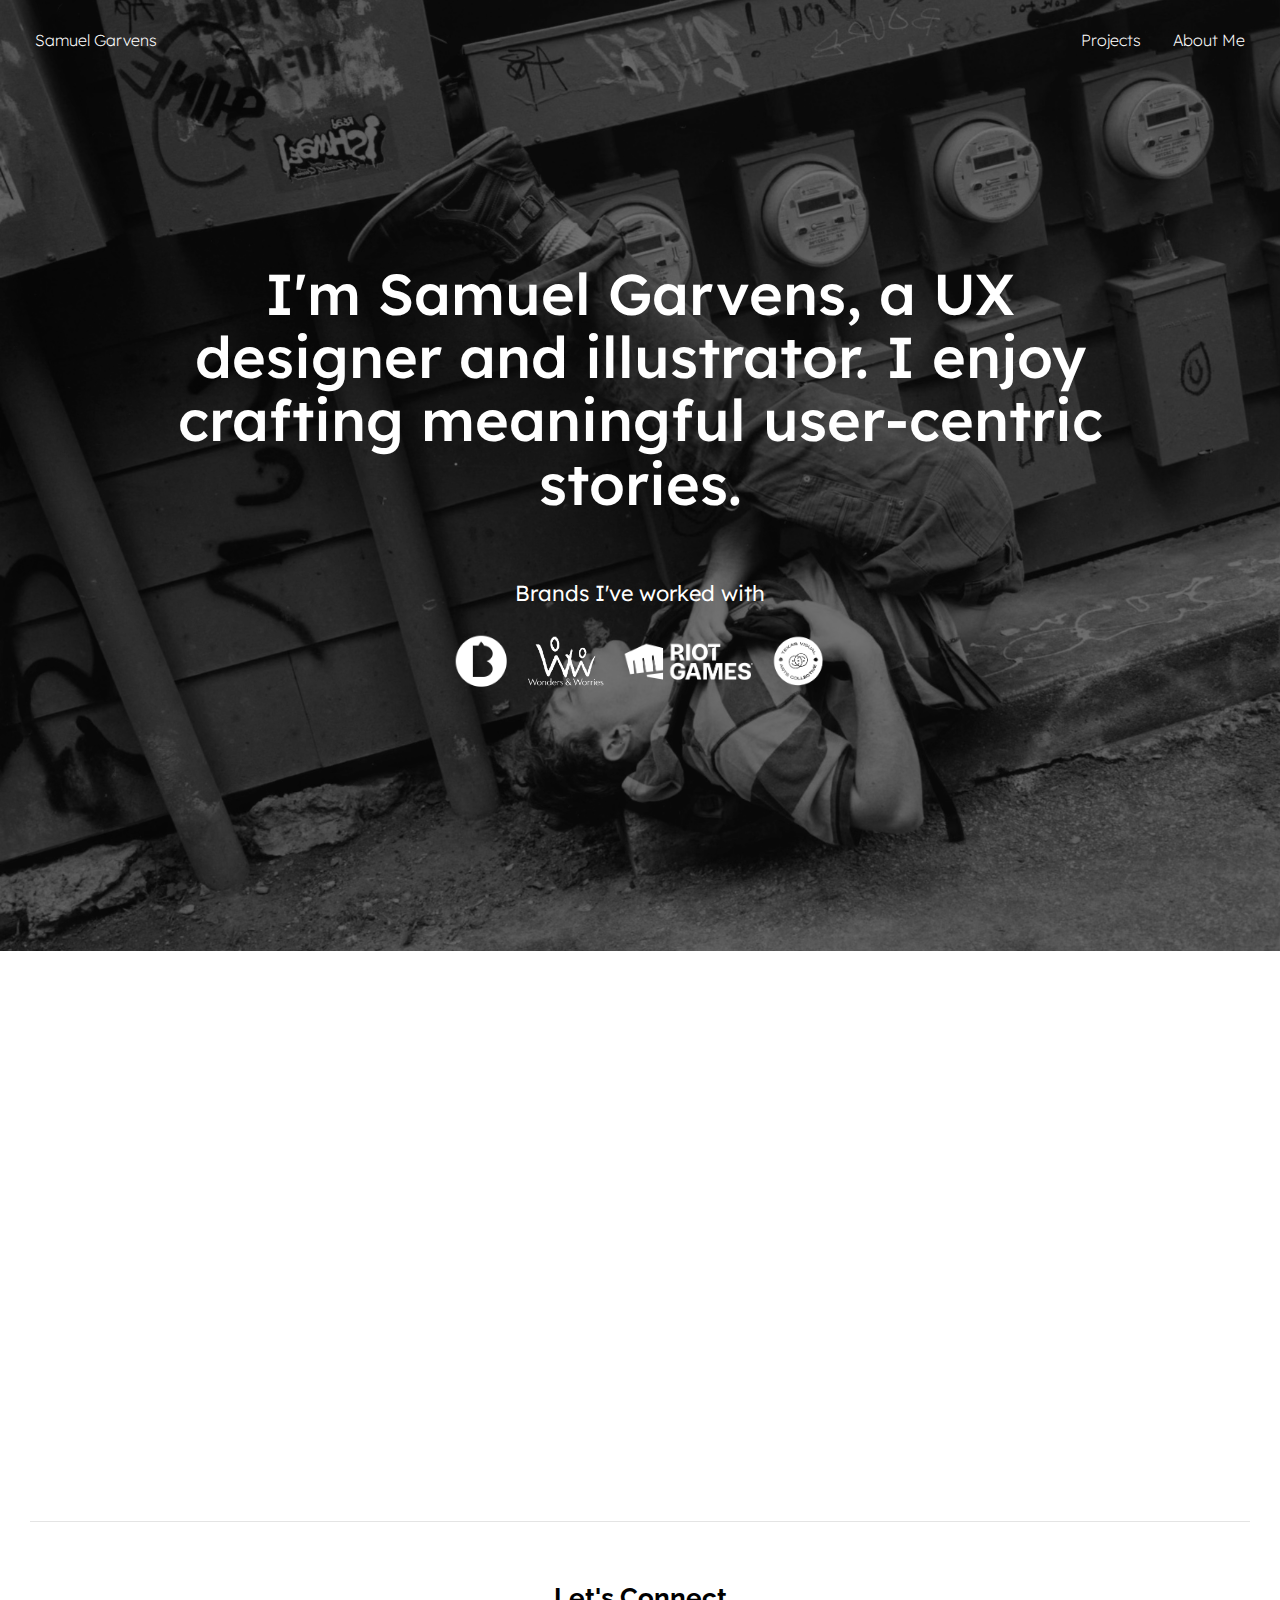
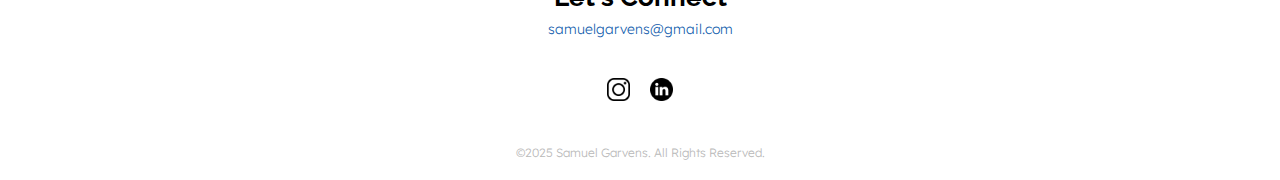
<file: index.html>
<!DOCTYPE html>
<html lang="en">
    <head>
        <meta charset="UTF-8">
        <meta name="viewport" content="width=device-width, initial-scale=1.0">
        <title>Portfolio</title>
        <link rel="stylesheet" href="style.css">
        <link rel="stylesheet" href="mediaqueries.css">
        <link rel="icon" href="./assets/favi.png" type="image/png">
    </head>
<body>
    <nav id="desktop-nav">
        <div class="logo">Samuel Garvens</div>
        <div>
            <ul class="nav-links">
                <li><a href="./">Projects</a></li>
                <li><a href="./aboutme">About Me</a></li>
            </ul>
        </div>
    </nav>
    
    <nav id="hamburger-nav">
        <div class="logo">Samuel Garvens</div>  
        <div class="hamburger-menu">
            <div class="hamburger-icon" onclick="toggleMenu()">
                <span></span>   
                <span></span>   
                <span></span>   
            </div>
            <div class="menu-links">
                <li><a href="./" onclick="toggleMenu()">Home</a></li>
                <li><a href="./aboutme" class="about-me-link" onclick="toggleMenu()">About Me</a></li>
            </div> 
        </div>
    </nav>
    <section id="profile" class="profile-section">
        <div class="section__pic-container">
            <img src="./assets/ME.png" alt="Samuel Garvens profile picture">
        </div>
        <div class="section__text">
            <p class="section__text__p1">I'm Samuel Garvens, a UX designer and illustrator. I enjoy crafting meaningful user-centric stories.</p>
            <p class="section__text__p2">Brands I've worked with</p>
            <div class="section__companies">
                <a href="https://www.brushies.io" target="_blank">
                    <img src="./assets/brushies.png" alt="Brushies.io logo" class="logo-tiny">
                </a>
                <a href="https://www.wondersandworries.org" target="_blank">
                    <img src="./assets/ww.png" alt="Wonders & Worries logo" class="logo-small">
                </a>
                <a href="https://www.riotgames.com" target="_blank">
                    <img src="./assets/riot.png" alt="Riot Games logo" class="logo-large">
                </a>
                <a href="https://www.instagram.com/txvisualartscollective" target="_blank">
                    <img src="./assets/tvac.png" alt="TVAC logo" class="logo-tiny">
                </a>
            </div>
        </div>
    </section>
    <section id="projects">
        <div class="projects-content">
        </div>
    </section>
    <section id="cases">
        <div class="cases__container">
          <div class="cases__image-container">
            <img src="./assets/mags.jpg" alt="Brushies" class="cases__image">
            <div class="cases__text">
              <img src="./assets/brushiespng.png" alt="Brushies logo" class="cases__logo">
              <p class="cases__text-position">UX Research, Responsive Design</p>
              <p class="cases__text-title">Streamlining Brushies' User Experience</p>
            </div>
          </div>
          <div class="cases__image-container">
            <img src="./assets/bluesky.jpg" alt="Bluesky" class="cases__image">
            <div class="cases__text">
              <img src="./assets/blueskypng.png" alt="Bluesky logo" class="cases__logo-BS">
              <p class="cases__text-position">UX Research, Design, Accessibility</p>
              <p class="cases__text-title">Reinventing Bluesky and Driving Conversion</p>
            </div>
          </div>
          <!-- Add more images here -->
        </div>
      </section>
        <!--CV and Illustration-->
        <!--section id="cv-illustration">
  <div class="cv-illustration-content">
    <a href="assets/samuelgarvensBBA_CA.pdf" target="_blank" class="button">CV/Resume</a>
    <a href="https://www.grumnaile.com/portfolio" target="_blank" class="button">Illustration Work</a>
  </div>
</section>

        Footer-->
        <footer>
            <hr class="footer__line">
            <p class="footer__letsconnect">Let's Connect</p>
            <a href="mailto:samuelgarvens@gmail.com" target="_blank">
                <p class="footer__email">samuelgarvens@gmail.com</p>
              </a>
            <div class="footer__logos">
              <a href="https://www.instagram.com/samuelgarvens/" target="_blank">
                <img src="./assets/ig.png" alt="Instagram logo" class="footer__logo">
              </a>
              <a href="https://www.linkedin.com/in/samuelgarvens" target="_blank">
                <img src="./assets/linkedin.png" alt="LinkedIn logo" class="footer__logo">
              </a>
            </div>
            <p class="rights">©2025 Samuel Garvens. All Rights Reserved.</p>
          </footer> 
    <script src="script.js"></script>
</body>
</html>
</file>
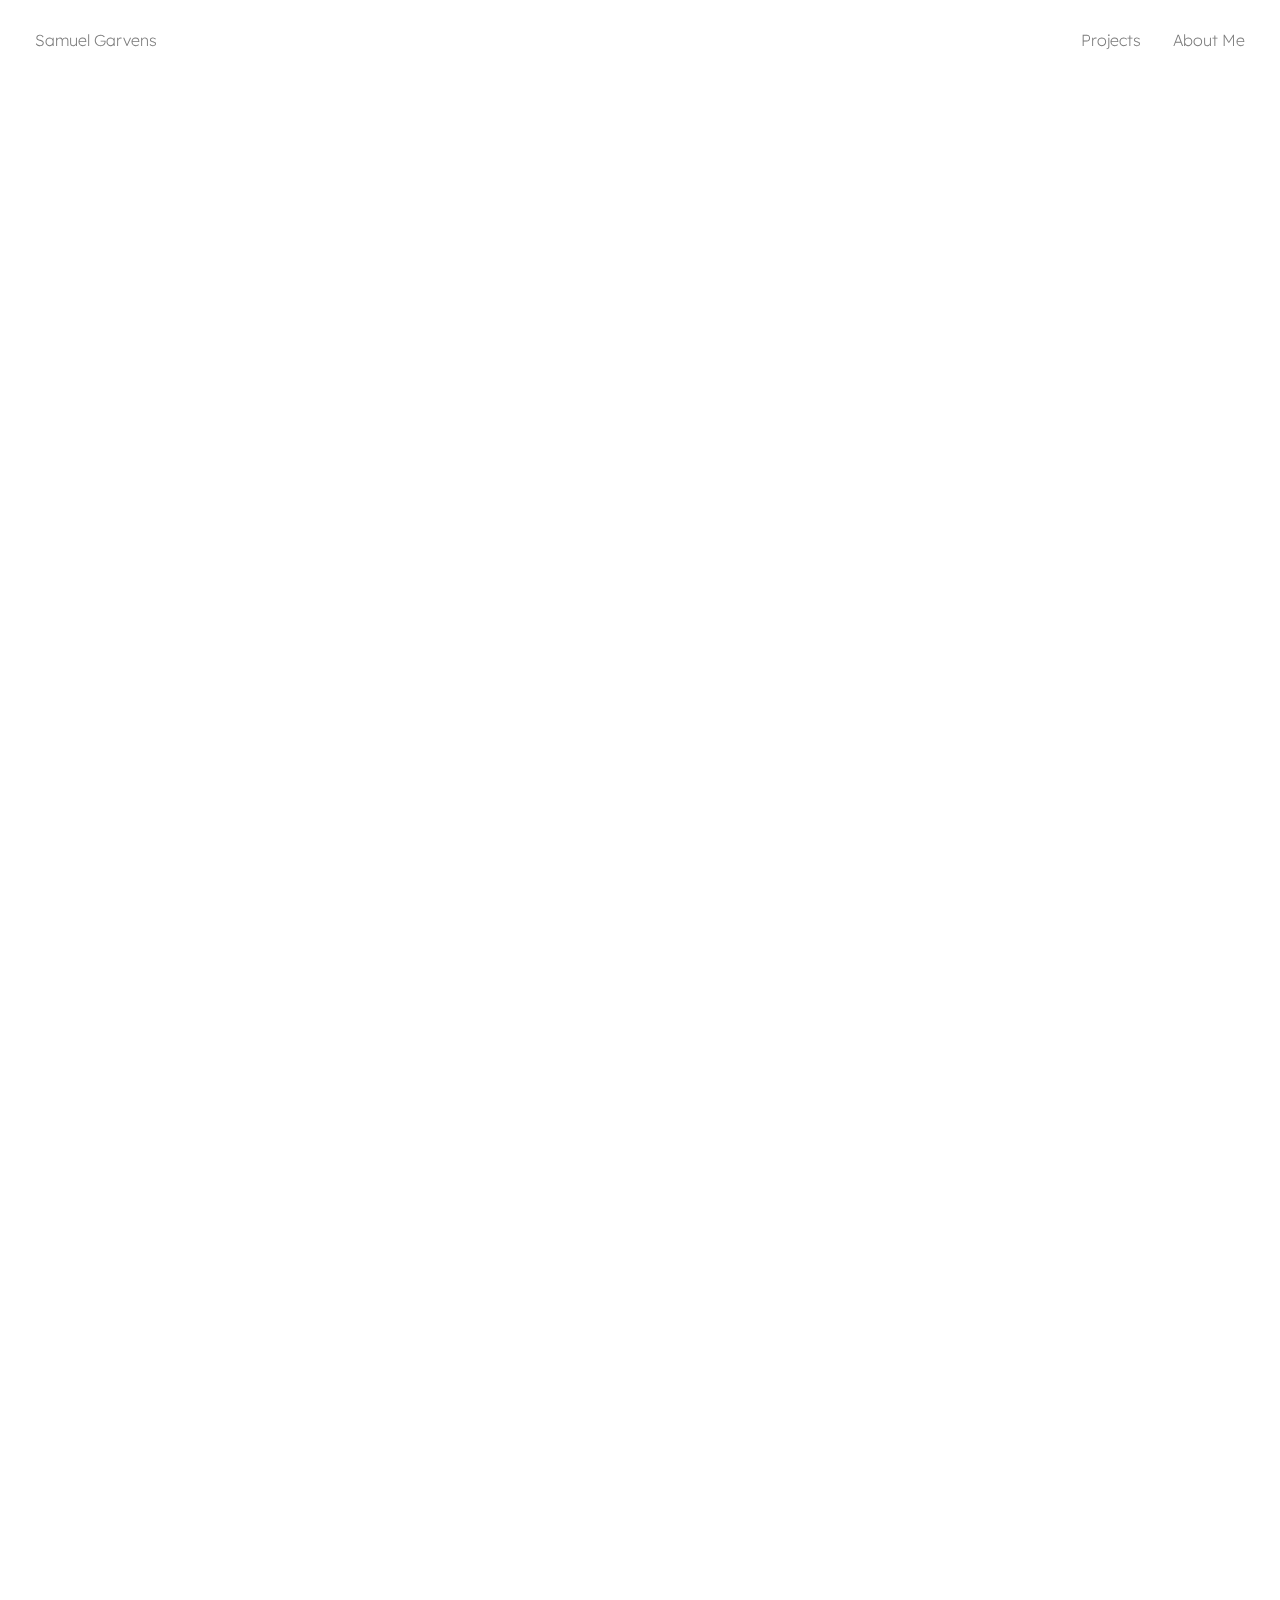
<file: brushies.html>
<!DOCTYPE html>
<html lang="en">
    <head>
        <meta charset="UTF-8">
        <meta name="viewport" content="width=device-width, initial-scale=1.0">
        <title>Illustration</title>
        <link rel="stylesheet" href="style.css">
        <link rel="stylesheet" href="mediaqueries.css">
        <link rel="icon" href="./assets/favi.png" type="image/png">
    </head>
<body>
    <nav id="desktop-nav" class="gray-header brushies-header">
        <a href="./" class="logo">Samuel Garvens</a>
        <div>
            <ul class="nav-links">
                <li><a href="./">Projects</a></li>
                <li><a href="./aboutme.html">About Me</a></li>
            </ul>
        </div>
    </nav>
    
    <nav id="hamburger-nav" class="gray-header brushies-header">
        <a href="./" class="logo">Samuel Garvens</a>
        <div class="hamburger-menu">
            <div class="hamburger-icon" onclick="toggleMenu()">
                <span></span>   
                <span></span>   
                <span></span>   
            </div>
            <div class="menu-links">
                <li><a href="./" onclick="toggleMenu()">Home</a></li>
                <li><a href="./aboutme.html" class="about-me-link" onclick="toggleMenu()">About Me</a></li>
            </div> 
        </div>
    </nav>

    <!-- Add vertical navigation -->
    <nav class="vertical-nav">
        <ul>
            <li><a href="#overview">Overview</a></li>
            <li><a href="#research">Research</a></li>
            <li><a href="#design">Design</a></li>
            <li><a href="#iterate">Iterate</a></li>
            <li><a href="#release">Release</a></li>
            <li><a href="#future-steps">Future</a></li>
        </ul>
    </nav>

    <section style="height: 100px;">
        <section class="hero">
            <img src="./assets/nami.jpg" alt="Hero Image" class="hero-image">
          </section>
    <!--section-->
    <section class="casestudy_section">
            <div class="casestudy__top">
                <img src="./assets/brushiespngblack.png" alt="Instagram logo" class="caseblack__logo">
                <p class="casestudy__title1"></p>
                <p class="casestudy__title2">Kiss art block goodbye.</p>
                <div class="casestudy__background">
                    <p class="casestudy__backgroundheader">About Brushies</p>
                    <p class="casestudy__backgroundtext">Designed for digital artists, <a href="https://www.brushies.io/about" class=brushieslink target="_blank">Brushies</a> delivers monthly digital brush sets, textures, and instructional guides (compatible with certain digital drawing softwares) to promote creative experimentation and mitigate art block. The platform also fosters an online community, promoting collaboration and exposure opportunities for subscribers.</p>
                </div>
                <div class="casestudy__positions-container">
                    <div class="casestudy__positions">
                      <p class="casestudy__bold">My role</p>
                      <p class="casestudy__regular">UI Designer,</p>
                      <p class="casestudy__regular">UX Designer</p>
                    </div>
                    <div class="casestudy__positions">
                      <p class="casestudy__bold">Tools</p>
                      <p class="casestudy__regular">Figma,</p>
                      <p class="casestudy__regular">Flash, HTML</p>
                      <p class="casestudy__regular">CSS</p>
                      
                    </div>
                    <div class="casestudy__positions">
                      <p class="casestudy__bold">Timeline</p>
                      <p class="casestudy__regular">2 months</p>
                    </div>
                  </div>
    </section>
    <!--section1-->
<section id="overview">
    <section class="casestudy_section1">
        <div class="casestudy__step1">
            <p class="casestudy__steptitle">1. Overview</p>
        </div>
        <div class="casestudysection">
            <div class="casestudy__container">
                <div class="casestudy__leftbox"> </div>
                <div class="casestudy__rightbox">
                    <p class="casestudy__smalltitle">Problem</p>
                    <p class="casestudy__mediumtext">Since its November 2024 launch, Brushies has experienced below-target-level conversion rates and elevated bounce rates. </p>
                    <p class="casestudy__smalltext">According to research (see more detail in section 2), digital artists have difficulty finding clear information about the platform and its services, as well as a streamlined path to subscription.</p>
                </div>
            </div>
            <div class="casestudy__container">
                <div class="casestudy__leftbox"></div>
                <div class="casestudy__rightbox">
                    <p class="casestudy__smalltitle">Solution</p>
                    <p class="casestudy__mediumtext">To enhance user navigation, I redesigned the landing and interior pages to centralize product information and clear, accessible calls-to-action.</p>
                    <p class="casestudy__smalltext">Brushies’ new landing page serves as a centralized hub, guiding users to: A) explore its services and FAQs, B) view examples of work created using its services, and C) seamlessly begin the subscription process. Additionally, the new site features a dedicated user portal, providing subscribers with centralized access to their personalized tools and benefits.</p>
                </div>
            </div>
            <div class="casestudy__container">
                <div class="casestudy__leftbox">
                    <p class="casestudy__smalltitle2">Intuitive</p>
                    <p class="casestudy__mediumtext">Information is located where users naturally expect to find it</p>
                    <p class="casestudy__smalltext">Brushies’ updated pages now include captions, buttons, and graphics in areas where UX research revealed gaps. Information is easy to find, and navigation flows naturally with minimal effort.</p>
                </div>
                <div class="casestudy__rightbox">
                    <img src="./assets/phone.png" alt="Image1" class="casestudy__imager"> 
                </div>
             </div>
            <div class="casestudy__container">
                <div class="casestudy__leftbox">
                    <img src="./assets/phone.png" alt="Image1" class="casestudy__imagel">
                </div>
                <div class="casestudy__rightbox">
                    <p class="casestudy__smalltitle2">Frictionless</p>
                    <p class="casestudy__mediumtext">Strategic linking across all pages for a seamless user flow</p>
                    <p class="casestudy__smalltext">With prominent calls-to-action linking landing and interior pages, users can move through the site more fluidly than ever before. By eliminating site frictions, we can project an improvement to the conversation and bounce rate, all while enhancing the overall user experience.</p>
                </div>
            </div>
            <div class="casestudy__container">
                <div class="casestudy__leftbox">
                    <p class="casestudy__smalltitle2">Organized</p>
                    <p class="casestudy__mediumtext">Your personal hub—everything you need, all in one place</p>
                    <p class="casestudy__smalltext">No more digging through email newsletters for embedded downloads—subscribers can now log in to the Brushies website's built-in portal for easy access to their monthly downloads and curated content.</p>
                </div>
                <div class="casestudy__rightbox">
                    <img src="./assets/phone.png" alt="Image1" class="casestudy__imager"> 
                </div>
             </div>
        </div>
    </section>
</section>
<section id="research">
    <section class="casestudy_section2">
        <div class="casestudy__step1">
            <p class="casestudy__steptitle">2. Research</p>
        </div>
        <div class="casestudysection">
            <div class="casestudy__container">
                <div class="casestudy__leftbox"> </div>
                <div class="casestudy__rightbox">
                    <p class="casestudy__smalltitle">User Research</p>
                    <p class="casestudy__mediumtext">Identifying current pain points and improvement opportunities </p>
                    <p class="casestudy__smalltext">In order to promote overall navigation and boost conversion rates, I needed a deeper understanding of the Brushies user base, considering key behaviors for both mobile and desktop visitors.</p>
                    <section style="height: 25px;">
                    </section>
                    <p class="casestudy__smalltext">To achieve this, I conducted interviews with a diverse, representative group of digital artists. To better organize and analyze my findings, I synthesized the data into an affinity diagram using FigJam. Categorizing data this way helped me <span class="highlight">identify user patterns</span> and pinpoint areas of the site that had <span class="highlight">significant room for improvement</span>.</p>
                </div>
            </div>
            <div class="casestudy__container">
                <div class="casestudy__middlebox">
                    <img src="./assets/Case1affinity.png" alt="Affinitybrushies" class="affinity"> 
                </div>
            </div>
        </div>
     <section class="casestudy_section2_1">
        <div class="casestudysection">
            <div class="casestudy__container">
                <div class="casestudy__leftbox">
                    <p class="casestudy__mediumtextheaderw">Based on conversations with target users, I learned the following:</p>
                </div>
            </div>
            <div class="casestudy__middletextbox">
                <div class="casestudy__columnbox">
                    <p class="asteriskw">*</p>
                    <p class="casestudy__littletextheaderw">People like being able to see what they’re subscribing to.</p>
                    <p class="casestudy__smalltextw">For a visual-centric audience like digital artists, being able to see example works using the digital brushes and textures included in their subscription is crucial.</p>
                </div>
                <div class="casestudy__columnbox">
                    <p class="asteriskw">*</p>
                    <p class="casestudy__littletextheaderw">Artists are looking for more than just a one-and-done transaction.                    </p>
                    <p class="casestudy__smalltextw">Beyond tools, digital artists are seeking connection, community, and continued engagement with the seller.</p>
                </div>
                <div class="casestudy__columnbox">
                    <p class="asteriskw">*</p>
                    <p class="casestudy__littletextheaderw">Most people like having everything they need all in one place.</p>
                    <p class="casestudy__smalltextw">People who use digital subscription services like being able to access their downloads directly from the site, versus receiving their files via email.</p>
                </div>
            </div>
        </div>
    </section>
</section>
<section style="height: 40px; background-color: rgb(249, 249, 249);"></section>
<section class="casestudy_section2">
        <div class="casestudysection">
            <div class="casestudy__container">
                <div class="casestudy__leftbox2">
                    <p class="casestudy__smalltitle">Empathizing to Iterate</p>
                    <p class="casestudy__mediumtext">Visualizing personas and journey maps to achieve user goals</p>
                </div>
            </div>
            <div class="casestudy__container">
                <div class="casestudy__personabox">
                    <img src="./assets/Case1persona1.png" alt="Ruben_C_persona" class="persona"> 
                </div>
                <div class="casestudy__personabox">
                    <img src="./assets/Case1persona2.png" alt="Lucy_S_persona" class="persona"> 
                </div>
            </div>
            <section style="height: 25px;">
            </section>
            <div class="casestudy__container">
                <div class="casestudy__leftbox">
                </div>
                <div class="casestudy__rightbox">
                    <p class="casestudy__smalltext">After reviewing my personas—user's goals, behaviors, and pain points—I initiated user testing on the site’s existing structure to identify <span class="highlight">Brushies-specific usage issues</span> and areas for improvement. </p>
                    <section style="height: 25px;">
                    </section>
                    <p class="casestudy__smalltext">Based on site analytics and persona profiles, I derived the following journey map to visualize how users might move through the site (before observing to them directly). </p>
                </div>
            </div>
            <div class="casestudy__container">
                <div class="casestudy__userjourneybox">
                    <img src="./assets/Case1userjourney.png" alt="Brushies_userjourney" class="usability"> 
                </div>
            </div>
        </div>
    </section>
    <section class="casestudy_section2_1">
        <div class="casestudysection">
            <div class="casestudy__container">
                <div class="casestudy__leftboxl">
                    <p class="casestudy__smalltitle2w">Usability Study</p>
                    <p class="casestudy__mediumtextw">Conducting a moderated usability study to see how users behave and navigate in real time</p>
                    <p class="casestudy__smalltextw">In this study, I walked participants through a set of navigation tasks, closely observing user flow and site responsiveness.</p>             
                </div>
                <div class="casestudy__rightbox"> </div>
            </div>
            <div class="casestudy__container">
                <div class="casestudy__usabilitybox">
                    <img src="./assets/Case1usability.png" alt="Brushies_userjourney" class="usability"> 
                </div>
            </div>
            <div class="casestudy__container">
                <div class="casestudy__leftbox">
                </div>
                <div class="casestudy__rightbox">
                    <p class="casestudy__smalltextw2">Observed users accessed the site from a variety of different devices, including smartphones and tablets. Additionally, each participant was pulled from a representative sample of prospective digital artist subscribers (see screening questions in image above). After observing their navigation on the current Brushies site,  I arrived at the following <span class="highlightw"> 5 key takeaways</span> to guide my next iteration of design:</p>                             
                    <p class="casestudy__mediumtextw2">1. The site is unoptimized, specifically for tablets (or devices they intend to use the service on)</p>
                    <p class="casestudy__mediumtextw2">2. The landing page layout inhibits users more than it helps them</p>
                    <p class="casestudy__mediumtextw2">3. The current means by which a user navigates pages breaks the experience altogether</p>
                    <p class="casestudy__mediumtextw2">4. Product information is spread across pages and needs to be consolidated</p>
                    <p class="casestudy__mediumtextw2">5. Users want to be able to subscribe and download files without leaving the website</p>
                    <section style="height: 15px;">
                    </section>
                </div>
            </div>
    </section> 
</section>
<section id="design">
    <section class="casestudy_section">
        <div class="casestudy__step1">
            <p class="casestudy__steptitle">3. Design</p>
        </div>
        <div class="casestudysection">
            <div class="casestudy__container">
                <div class="casestudy__leftbox"> </div>
                <div class="casestudy__rightbox">
                    <p class="casestudy__smalltitle">Ideation</p>
                    <p class="casestudy__mediumtext">Research-informed design explorations </p>
                    <p class="casestudy__smalltext">After conducting my initial usability study and sharing conversations with prospective subscribers, I began mapping out new versions of the website, focusing on page structure and visual hierarchy. Before heading over to Figma to begin mockups, I organized my design priorities in FigJam to help guide all future iterations of the platform.</p>
                    <section style="height: 25px;">
                    </section>
                    <p class="casestudy__smalltext">Referring back to my usability study takeaways during this phase helped ensure my designs stayed, first, <span class="highlight">free from personal bias</span>, and second, <span class="highlight">centered on user needs and accessibility</span>.</p>
                </div>
            </div>
            <div class="casestudy__container">
                <div class="casestudy__usabilitybox">
                    <img src="./assets/Case1designnotes.png" alt="Brushies_usabilitynotes" class="usabilitynotes"> 
                </div>
            </div>
            <div class="casestudy__container">
                <div class="casestudy__leftbox"></div>
                <div class="casestudy__rightbox">
                    <p class="casestudy__smalltext">As I moved into the wireframing and mockup phases, I ensured my designs explored some of the key features outlined in the figure above—a built-in subscriber portal, segmented pages with more calls-to-action, and improved responsiveness for tablet devices.</p>
                </div>
            </div>
            <div class="casestudy__container">
                <div class="casestudy__leftboxl2">
                    <p class="casestudy__smalltitle">Wireframes and Mockups</p>
                    <p class="casestudy__mediumtext">Adjusting page structure for improved usability</p>
                    <p class="casestudy__smalltext">Aligned with my research, the newly drafted pages of the Brushies website feature higher contrast and clearer information hierarchy. A revamped about page now includes FAQs and an invitation to submit inquiries, linking directly to the contact page. Additionally, the site introduces three subscriber-only internal pages, allowing members to download files and access promotions without leaving the site (see second figure).</p>
                    <section style="height: 25px;"> 
                    </section>
                    <p class="casestudy__smalltext">Note: paper wireframes and desktop mockups not included for brevity.</p>
                </div>
                <div class="casestudy__rightbox"></div>
             </div>
             <div class="casestudy__container">
                <div class="casestudy__mockupbox">
                    <img src="./assets/Case1mockpt1.png" alt="Brushies_mockup" class="mockup"> 
                    <img src="./assets/Case1mockpt2.png" alt="Brushies_mockup" class="mockup"> 
                </div>
            </div>
        </div>
    </section>    
    <section style="height: 75px;"> 
    </section>
    <section class="casestudy_section2">
        <div class="casestudysection">
            <div class="casestudy__container">
                <div class="casestudy__leftboxl"> 
                    <p class="casestudy__smalltitle2">User Feedback and Iterating</p>
                    <p class="casestudy__mediumtext">Validating the design: is it actually working for users? </p>
                    <p class="casestudy__smalltext">I called back a handful of participants from my usability test to verify that the new design streamlined processes that originally proved to be inefficient. In lieu of another usability study here, I instead presented my mockup to participants directly to confirm viability. After, I organized my findings into <span class="highlight">three different categories</span> (see figure below).</p>
                    <section style="height: 25px;"> </section>
                    <p class="casestudy__smalltext">Interestingly, the majority of participants had <span class="highlight"> recommendations beyond just navigation</span> this time around—comments regarding Brushies' digital subscription content and offerings.</p>
                </div>
                <div class="casestudy__rightbox">
            </div>
            </div>
            <div class="casestudy__container">
                <div class="casestudy__findingbox">
                    <img src="./assets/Case1findings.png" alt="Brushies_finding" class="finding"> 
                </div>
            </div>
        </div>
    </section>
    <section class="casestudy_section2_1">
        <div class="casestudysection">
            <section style="height: 10px;"> 
            </section>
            <div class="casestudy__container">
                <div class="casestudy__leftboxl">
                    <p class="casestudy__smalltitle2w">High-Fidelity Mockups and Prototyping</p>
                    <p class="casestudy__mediumtextw">Revising the design based on mockup user feedback </p>
                </div>
                <div class="casestudy__rightbox"> </div>
                <div class="casestudy__protobox">
                    <img src="./assets/Case1proto1.png" alt="Brushies_proto" class="proto"> 
                    <img src="./assets/Case1proto2.png" alt="Brushies_proto" class="proto"> 
                </div>
            </div>
            <div class="casestudy__container">
                <div class="casestudy__leftboxl">
                </div>
                <div class="casestudy__rightbox"> </div>
            </div>
            <div class="casestudy__container">
                <div class="casestudy__leftboxl">
                    <p class="casestudy__mediumtextw">Improved pages and navigation</p>
                    <p class="casestudy__smalltextw">The high-fidelity mockups and prototype support smooth navigation through high-contrast calls-to-action and a clearer visual hierarchy. Animated GIFs (screens 1 and 4 below) are now integreated to enhance interactivity—an improvement directly informed by my usability study findings.</p>
                </div>
                <div class="casestudy__rightbox"> </div>
                <div class="casestudy__protobox2">
                    <img src="./assets/Case1protonavi.png" alt="Brushies_proto" class="proto"> 
                </div>
            </div>
            <section style="height: 25px;"> 
            </section>
            <div class="casestudy__container">
                <div class="casestudy__leftbox"> </div>
                <div class="casestudy__rightbox">
                    <p class="casestudy__mediumtextw">Built-in subscriber portal</p>
                    <p class="casestudy__smalltextw">In line with user research findings, Brushies now includes internal pages that become accessible only once a user subscribes. The site matches a subscription ID to an account accordingly to unlock the portal’s three screens. Here, users can access their monthly downloads, join the community Discord server, and purchase archived brush sets at a discounted price.</p>
                </div>
                <div class="casestudy__protobox2">
                    <img src="./assets/Case1protoportal.png" alt="Brushies_proto" class="proto"> 
                </div>
            </div>
            <div class="casestudy__container">
                <div class="casestudy__leftboxl">
                    <p class="casestudy__mediumtextw">User-backed product expansion</p>
                    <p class="casestudy__smalltextw">While originally only available for subscribers to purchase, archived brush sets have been extended to non-subscribers. To incentivize the subscription, Brushies maintains promotions on these sets within the member portal.</p>
                </div>
                <div class="casestudy__rightbox"> </div>
                <div class="casestudy__protobox2">
                    <img src="./assets/Case1protosets.png" alt="Brushies_proto" class="proto"> 
                </div>
            </div>
            <div class="casestudy__container">
                <div class="casestudy__leftboxl"> 
                    <p class="casestudy__mediumtextw">Updated design system</p>
                    <p class="casestudy__smalltextw">Revisions to color, typography, iconography, and imagery. The left figure depicts site design, while the right depicts layout of downloadable visual content.</p>
                </div>
                <div class="casestudy__rightbox">
                </div>
                <div class="casestudy__protobox2">
                    <img src="./assets/Case1protodesignsystem.png" alt="Brushies_proto" class="proto"> 
                </div>
            </div>
            <section style="height: 60px;"> 
            </section>
        </div>
        </div>
    </section>    
</section> 
<section id="iterate">      
    <section class="casestudy_section2">
        <div class="casestudy__step1">
            <p class="casestudy__steptitle">4. Iterate</p>
        </div>
        <div class="casestudysection">
            <div class="casestudy__container">
                <div class="casestudy__leftbox"> </div>
                <div class="casestudy__rightbox">
                    <p class="casestudy__smalltitle">Usability Study, Pt. 2 </p>
                    <p class="casestudy__mediumtext">Conducting a second moderated usability study to see how users interact with the new design iteration</p>
                    <p class="casestudy__smalltext">Following the completion of my high-fidelity prototype, I began preparation for a second usability study—to <span class="highlight">measure the degree by which my design goals were fulfilled</span>. For this study, I recruited six new participants, again, from a representative pool of digital artists. I included the same screening survey as before to ensure the study captured a <span class="highlight">diverse range of ages and accessibility needs</span>.</p>
                    <section style="height: 25px;">
                    </section>
                    <p class="casestudy__smalltext">This time around, I prepared a brief six step itinerary to minimize my own personal bias and encourage user transparency (see figure below).</p>
                </div>
                <div class="casestudy__middlebox">
                    <img src="./assets/Case1designsteps.png" alt="Brushies_moderatedsteps" class="steps"> 
                </div>
        </div>
        </div>
        <div class="casestudysection">
            <div class="casestudy__container">
                <div class="casestudy__leftbox"> </div>
                <div class="casestudy__rightbox">
                    <p class="casestudy__smalltext">I organized the five design problem statements from earlier and paired each with questions to assess the progress made so far. Participant responses would later be rated on a 1–5 Likert scale, based on the language and tone of their feedback.</p>
                </div>
                <div class="casestudy__middlebox">
                    <img src="./assets/Case1designgoals.png" alt="Brushies_moderatedsteps" class="steps"> 
                </div>
                <div class="casestudy__middlebox">
                    <a href="./assets/BrushiesUsabilityStudy2.pdf" target="_blank" class="caseresearch-button">View Detailed Study Plan</a>
                </div>
            </div>
        </div>
    </section>
    <section style="height: 40px; background-color: rgb(255, 255, 255);"></section>
    <section class="casestudy_section">
        <div class="casestudysection">
            <div class="casestudy__container">
                <div class="casestudy__leftbox2">
                    <p class="casestudy__smalltitle">Analyzing Results</p>
                    <p class="casestudy__mediumtext">Quantifying progress on design goals</p>
                </div>
                <div class="casestudy__middlebox">
                    <img src="./assets/Case1usabilityfindings2.png" alt="Brushies_moderatedsteps" class="finding2"> 
                </div>
            </div>
            <div class="casestudy__container">
                <div class="casestudy__leftbox">
                </div>
                <div class="casestudy__rightbox">
                    <p class="casestudy__smalltext">From observing participants, I found that significant progress had been made in improving the overall user experience of the Brushies website. However, as reflected in the graphics above, many of the design goals outlined earlier <span class="highlight">still required further attention</span>.</p>
                <section style="height: 25px;"></section>
                    <p class="casestudy__smalltext">After organizing the rest of my usability study notes in a separate document, I began the next iteration of my design.</p>
                </div>
            </div>
        </div>
    </section>
</section>
         <!--Footer-->   
    <section style="height: 20px;">
    </section>
    <footer>
        <p class="footer__letsconnect">Let's Connect</p>
        <a href="mailto:samuelgarvens@gmail.com" target="_blank">
            <p class="footer__email">samuelgarvens@gmail.com</p>
          </a>
        <div class="footer__logos">
          <a href="https://www.instagram.com/samuelgarvens/" target="_blank">
            <img src="./assets/ig.png" alt="Instagram logo" class="footer__logo">
          </a>
          <a href="https://www.linkedin.com/in/samuelgarvens" target="_blank">
            <img src="./assets/linkedin.png" alt="LinkedIn logo" class="footer__logo">
          </a>
        </div>
        <p class="rights">©2025 Samuel Garvens. All Rights Reserved.</p>
    </footer> 
    <section style="height: 1px;"></section>
<script src="script.js"></script>
</body>
</html>
</file>
<file: style.css>
@import url("https://fonts.googleapis.com/css2?family=Raleway:ital,wght@0,100..900;1,100..900&display=swap");
@import url("https://fonts.googleapis.com/css2?family=Lexend:wght@100..900&family=Raleway:ital,wght@0,100..900;1,100..900&display=swap");
@import url("https://fonts.googleapis.com/css2?family=PT+Serif&display=swap");
@import url("https://fonts.googleapis.com/css2?family=Hedvig+Letters+Serif:opsz@12..24&display=swap");
@import url("https://fonts.googleapis.com/css2?family=Cormorant:ital,wght@0,300..700;1,300..700&display=swap");
@import url("https://fonts.googleapis.com/css2?family=Source+Serif+4:ital,opsz,wght@0,8..60,200..900;1,8..60,200..900&display=swap");

* {
  margin: 0;
  padding: 0;
}

body {
  font-family: "Lexend", serif;
  font-weight: 500;
}

html {
  scroll-behavior: smooth;
}

p {
  color: rgb(85, 85, 85);
}

/* TRANSITION */

a,
.btn {
  transition: all 200ms ease;
}

/* DESKTOP NAV */

nav,
.nav-links {
  display: flex;
}

nav {
  display: flex;
  justify-content: space-between;
  align-items: center;
  position: absolute;
  top: 0;
  left: 0;
  width: 100%;
  background: transparent;
  z-index: 1000;
  transition: background-color 0.2s ease-in-out;
  font-weight: 230;
}

nav.scrolled {
  background-color: white;
}

nav.scrolled a {
  color: black;
}

nav.scrolled .logo {
  color: black;
}

.nav-links {
  display: flex;
  gap: 2rem;
  list-style: none;
  font-size: 1rem;
  margin-right: 35px;
}

a {
  color: white;
  text-decoration: none;
  text-decoration-color: white;
}

a:hover {
  color: grey;
  text-decoration-color: rgb(181, 181, 181);
}

.logo {
  margin-left: 35px;
  margin-top: 30px;
  margin-bottom: 30px;
  color: white;
}

.logo:hover {
  cursor: pointer;
  text-decoration: none;
  color: white;
}

/* HAMBURGER MENU */

#hamburger-nav {
  display: none;
  align-items: center;
  background: transparent;
  transition: background-color 0.2s ease-in-out;
}

#hamburger-nav.scrolled {
  background-color: white;
}

#hamburger-nav.scrolled a {
  color: black;
}

#hamburger-nav.scrolled .logo {
  color: black;
}

nav.scrolled .hamburger-icon span {
  background-color: black;
}

.casestudy__columnbox {
  margin-bottom: 10px;
}

.hamburger-menu {
  position: relative;
  display: inline-block;
  margin-right: 35px;
}

.hamburger-icon {
  display: flex;
  color: black;
  flex-direction: column;
  justify-content: space-between;
  height: 18px;
  width: 24px;
  cursor: pointer;
}

.hamburger-icon span {
  width: 90%;
  height: 3px;
  background-color: white;
  transition: all 0.3s ease-in-out;
}

.menu-links {
  position: absolute;
  top: 140%;
  right: 0%;
  width: fit-content;
  max-height: 0;
  overflow: hidden;
  transition: all 0.5 ease-in-out;
}

.menu-links a {
  display: block;
  padding: 5px 10px;
  text-align: left;
  color: white;
  text-decoration: none;
}

.menu-links a:hover {
  color: grey;
  text-decoration-color: rgb(181, 181, 181);
}

.menu-links li {
  list-style: none;
  margin: 0;
}

.menu-links.open {
  max-height: 500px;
}

.menu-links.open a {
  padding: 2px 10px;
}

.hamburger-icon.open span:first-child {
  transform: rotate(45deg) translate(5px, 6px);
}

.hamburger-icon.open span:nth-child(2) {
  opacity: 0;
}

.hamburger-icon.open span:last-child {
  transform: rotate(-45deg) translate(5px, -6px);
}

.hamburger-icon span:first-child {
  transform: none;
}

.hamburger-icon span:first-child {
  opacity: 1;
}

.hamburger-icon span:first-child {
  transform: none;
}

.menu-links {
  transition: transform 0.4s ease-in-out, opacity 0.3s ease-in-out;
  transform: translateY(-100%);
  opacity: 0;
}

.menu-links.open {
  transform: translateY(0);
  opacity: 1;
}

.hamburger-icon {
  transition: transform 0.3s ease-in-out;
}

.hamburger-icon.open {
  transform: rotate(90deg);
}

nav.scrolled .logo.hamburger-open {
  margin-bottom: 60px !important;
}

.profile-section {
  transition: margin-top 0.4s ease-in-out;
}

/*PROFILE STUFF*/
#profile .section__pic-container {
  display: flex;
  top: -20px;
  transform-origin: top;
  justify-content: center;
  align-items: center;
  overflow: hidden;
  margin-bottom: 2vw;
}

#profile .section__pic-container img {
  width: 100%;
  height: auto;
  filter: brightness(50%);
}

.section__pic-container {
  width: 100%;
  overflow: hidden;
  transform-origin: center;
}

.section__pic-container img {
  width: 100%;
  height: auto;
  min-height: 720px;
  max-height: 1000px;
  object-fit: cover;
}

.section__pic-container {
  transform-origin: top;
  display: flex;
  justify-content: center;
  align-items: center;
  transition: transform 0.05s ease;
}

#profile {
  position: relative;
  text-align: center;
}

#profile .section__pic-container {
  position: relative;
  display: flex;
  justify-content: center;
  align-items: center;
}

#profile .section__text {
  position: absolute;
  top: 46%;
  left: 50%;
  transform: translate(-50%, -50%);
  color: white;
  width: 75%;
  max-width: 1000px;
  text-align: center;
}

#profile .section__text__p1 {
  line-height: 1.1;
  margin-bottom: 5vw;
  font-size: clamp(33px, 4.5vw, 70px);
}

#profile .section__text__p2 {
  font-size: clamp(12px, 1.7vw, 26px);
  margin-bottom: 25px;
  margin-top: 40px;
  font-weight: 350;
}

#profile .section__text__p1,
#profile .section__text__p2 {
  padding: 0;
  color: white;
}

#profile .section__companies {
  position: absolute;
  left: 50%;
  transform: translate(-50%, -50%);
  display: flex;
  align-items: center;
  margin-top: 2.5vw;
  gap: 1.6vw;
}

#profile .section__companies img:hover {
  opacity: 0.6;
  cursor: pointer;
}

@keyframes jiggle {

  0%,
  100% {
    transform: rotate(0deg);
  }

  25% {
    transform: rotate(3deg);
  }

  50% {
    transform: rotate(-3deg);
  }

  75% {
    transform: rotate(3deg);
  }
}

#profile .section__companies img:hover {
  animation: jiggle 0.7s cubic-bezier(0.42, 0, 0.58, 1);
}

#profile .section__companies .logo-large {
  width: 10vw;
  min-width: 95px;
  max-width: 150px;
}

#profile .section__companies .logo-small {
  width: 6vw;
  min-width: 60px;
  max-width: 110px;
}

#profile .section__companies .logo-tiny {
  width: 4vw;
  min-width: 40px;
  max-width: 70px;
}

#profile .section__companies img {
  object-fit: contain;
}

/*PROJECT SECTION*/

#projects .projects-content {
  max-width: 1200px;
  margin: 0 auto;
}

/*CASES BRUSHIES*/

#cases {
  display: flex;
  justify-content: center;
  align-items: center;
  background-color: white;
  margin-top: 65px;
}

.cases__container {
  display: grid;
  grid-template-columns: repeat(2, 1fr);
  gap: 20px;
  width: 80%;
  max-width: 1100px;
  margin-bottom: 60px;
  margin-top: 65px;
}

.cases__container2 {
  gap: 20px;
  width: 80%;
  max-width: 600px;
  margin-bottom: 60px;
  margin-top: 65px;
}

.cases__containerembed {
  display: flex;
  justify-content: center;
  align-items: center;
  max-width: 1100px;
  margin-bottom: 60px;
  margin-top: 65px;
  margin-left: auto;
  margin-right: auto;
}

.cases__titleembed {
  display: flex;
  justify-content: left;
  align-items: center;
  font-weight: 250;
  font-size: 1.2rem;
  margin-bottom: 40px;
  margin-top: -40px;
}

.cases__image-container {
  position: relative;
  width: 100%;
  overflow: hidden;
  max-height: 320px;
  min-height: 320px;
  justify-content: center;
  align-items: center;
}

.cases__image-container, .cases__titleembed {
  opacity: 0;
  transform: translateY(30px);
  transition: opacity 0.3s ease-out, transform 0.3s ease-out;
}

.cases__image-container:nth-child(1) {
  transition-delay: 0.2s;
}

.cases__image-container:nth-child(2) {
  transition-delay: 0.4s;
}

.cases__image-container:nth-child(3) {
  transition-delay: 0.5s;
}

.cases__image-container:nth-child(4) {
  transition-delay: 0.7s;
}

.cases__image-container.animate, .cases__titleembed.animate {
  opacity: 1;
  transform: translateY(0);
}

.cases__image {
  width: 100%;
  height: 100%;
  object-fit: cover;
  transition: transform 0.25s ease-in-out, filter 0.3s ease-in-out;
  filter: brightness(56%);
}

.cases__image-container:hover .cases__image {
  transform: scale(1.08);
  filter: brightness(30%);
  cursor: pointer;
}

.cases__text {
  position: absolute;
  top: 30px;
  left: 20px;
  color: white;
  margin-left: 15px;
  margin-bottom: 20px;
}

.cases__logo {
  max-width: 150px;
  height: auto;
  -webkit-filter: drop-shadow(5px 5px 5px #222);
  filter: drop-shadow(5px 5px 5px #222);
  translate: -4px;
}

.cases__logo-BS {
  max-width: 139px;
  height: auto;
  -webkit-filter: drop-shadow(3px 3px 3px rgba(34, 34, 34, 0.5));
  filter: drop-shadow(3px 3px 3px rgba(34, 34, 34, 0.5));
  translate: -3px;
}

.cases__text-position {
  white-space: nowrap;
  position: absolute;
  top: 45px;
  color: white;
  font-size: 13.5px;
  font-weight: 300;
  opacity: 80%;
}

.cases__text-title {
  position: absolute;
  top: 95px;
  color: white;
  font-size: 35px;
  font-family: "Raleway", serif;
  font-weight: 600;
  line-height: 95%;
  width: 150%;
}

.cases__text-title {
  transition: opacity 0.2s ease-in-out;
}

.cases__text-title:hover {
  cursor: pointer;
  opacity: 0.55;
}

.cases__text-title2 {
  position: absolute;
  top: 95px;
  color: white;
  font-size: 35px;
  font-family: "Raleway", serif;
  font-weight: 660;
  line-height: 92%;
  width: 150%;
  translate: 0 -25px;
}

.cases__text-title2 {
  transition: opacity 0.2s ease-in-out;
}

.cases__text-title2:hover {
  cursor: pointer;
  opacity: 0.7;
}

#cases2 {
  display: flex;
  justify-content: center;
  background-color: rgb(246, 246, 246);
  height: 500px;
}

#cases2-title-container {
  background-color: rgb(246, 246, 246);
}

#cases2-title-container {
  text-align: left;
  padding-left: 80px;
  padding-right: 50px;
  margin-top: 80px;
  background-color: rgb(246, 246, 246);
  height: 95px;
  padding: 0;
}

.cases2-title-text {
  font-size: 1.6rem;
  color: rgb(140, 140, 140);
  line-height: 100%;
  margin: 0;
  padding: 0;
  padding-top: 70px;
  text-align: center;
  font-weight: 330;
  font-family: "Raleway", sans-serif;
}

/*RESUME SECTIONNOT IN USE RN*/
.cv-illustration-content {
  display: flex;
  flex-direction: column;
  align-items: center;
  gap: 16px;
  margin-top: 8vw;
  margin-bottom: 80px;
}

.button {
  display: inline-block;
  padding: 10px 20px;
  font-size: 16px;
  color: black;
  background-color: white;
  text-decoration: none;
  border: 2px solid black;
  border-radius: 5px;
  transition: background-color 0.3s ease, color 0.3s ease;
}

.button:hover {
  background-color: black;
  color: white;
}

/*FOOTER*/

.footer__logos {
  display: flex;
  justify-content: center;
  align-items: center;
}

.footer__letsconnect {
  display: flex;
  justify-content: center;
  align-items: center;
  margin-top: 60px;
  margin-bottom: 0.6vw;
  color: black;
  font-family: "Raleway", serif;
  font-size: 26px;
  font-weight: 700;
}

.footer__letsconnect2 {
  display: flex;
  justify-content: center;
  align-items: center;
  margin-top: 90px;
  margin-bottom: 0.6vw;
  color: black;
  font-family: "Raleway", serif;
  font-size: 26px;
  font-weight: 700;
}

.footer__email {
  display: flex;
  justify-content: center;
  align-items: center;
  margin-bottom: 30px;
  color: #0e5aab;
  text-decoration-color: #0e5aab;
  font-family: "Lexend", serif;
  font-size: 14px;
  font-weight: 250;
}

.footer__email:hover {
  color: #0e5aab;
  text-decoration: underline;
  text-decoration-color: #0e5aab;
}

.footer__logo {
  width: 23px;
  margin: 10px;
  margin-bottom: 40px;
}

.footer__logo2 {
  width: 28px;
  margin: 10px;
  translate: 3px 0px;
  margin-bottom: 40px;
}

.footer__line {
  width: calc(100% - 60px);
  border: none;
  border-top: 1.53px solid #e4e4e4;
  margin: 40px auto;
}

.rights {
  display: flex;
  justify-content: center;
  align-items: center;
  margin-bottom: 20px;
  font-family: "Lexend", serif;
  color: #b8b8b8;
  font-size: 12px;
  font-weight: 270;
}

/*ABOUT ME SECTION*/

.aboutme__container {
  display: flex;
  align-items: flex-start;
  margin-top: 30px;
  padding-left: 8vw;
  padding-right: 8vw;
  max-width: 800px;
  padding-bottom: 40px;
  margin-left: auto;
  margin-right: auto;
}

.aboutme__text {
  text-align: left;
  font-size: 1rem;
  width: auto;
  line-height: 140%;
  padding-right: 80px;
}

.aboutme__text_header {
  font-size: 2.5rem;
  color: black;
  line-height: 100%;
  margin-bottom: 37px;
}

.aboutme__text_bio {
  font-size: 0.95rem;
  color: rgb(94, 94, 94);
  margin: 0;
  margin-top: 25px;
  font-weight: 300;
}

.about__pic-container {
  position: relative;
  display: flex;
  flex-direction: column;
  align-items: flex-start;
  width: auto;
  transition: transform 0.3s ease;
  max-width: 350px;
}

.casestudylink {
  color: rgb(57, 71, 174);
  font-weight: 400;
  font-style: italic;
}

.casestudylink2 {
  color: rgb(86, 98, 192);
  font-weight: 400;
  font-style: italic;
}

.casestudylink3 {
  color: rgb(57, 71, 174);
  font-weight: 300;
  font-style: italic;
}

.casestudylink:hover,
.casetudylink2:hover,
.casestudylink3:hover {
  color: rgb(135, 152, 201);
  font-weight: 400;
  font-style: italic;
  text-decoration: underline;
}

.about__pic-container img {
  width: 140px;
  height: auto;
  margin-bottom: -20px;
  margin-top: 10px;
  transform: rotate(-5deg);
  transition: transform 0.3s ease;
}

.about__pic-container img:nth-child(2) {
  transform: rotate(5deg);
  margin-left: 20px;
  width: 160px;
  margin-bottom: -6px;
  z-index: 1003;
}

.about__pic-container img:nth-child(3) {
  transform: rotate(-10deg);
  margin-left: -10px;
  width: 180px;
  margin-bottom: 30px;
  z-index: 1002;
}

.about__pic-container img:hover {
  transform: scale(1.5);
  z-index: 1004;
}

.aboutme__text_header,
.aboutme__text_bio,
.about__pic-container {
  opacity: 0;
  transform: translateY(80px);
  transition: opacity 0.6s ease-out, transform 0.6s ease-out;
}

.aboutme__text_bio.animate {
  transition-delay: 0.2s;
}

.about__pic-container {
  transition-delay: 0.35s;
}

.aboutme__text_header.animate,
.aboutme__text_bio.animate,
.about__pic-container.animate {
  opacity: 1;
  transform: translateY(0);
}

/*ILLUSTRATION SECTION*/

.illustrations__text-container {
  text-align: left;
  padding-left: 100px;
  padding-right: 50px;
  margin-top: 30px;
}

.illustration__text_title {
  font-size: 2.5rem;
  color: black;
  line-height: 95%;
  margin: 0;
}

.illustration__text_sub {
  font-size: 0.95rem;
  color: rgb(94, 94, 94);
  margin: 0;
  margin-top: 17px;
  font-weight: 300;
  line-height: 140%;
}

.illustration__art {
  font-size: 1.05rem;
  color: black;
  margin: 0;
  margin-top: 80px;
  font-weight: 400;
}

.illustration__tools {
  font-size: 0.85rem;
  color: grey;
  margin: 0;
  margin-top: 4px;
  font-weight: 300;
  margin-bottom: 10px;
}

/*SIDE MENU*/

.illustration-grid {
  display: grid;
  grid-template-columns: repeat(auto-fit, minmax(220px, 1fr));
  grid-auto-rows: 220px;
  padding-left: 70px;
  padding-right: 70px;
  gap: 9px;
  padding-top: 20px;
}

.grid-item {
  position: relative;
  overflow: hidden;
}

.grid-item img {
  width: 100%;
  height: 100%;
  object-fit: cover;
  transition: transform 0.2s ease-in-out;
}

.grid-item:hover img {
  cursor: zoom-in;
}

/*ILLUSTRATION MODAL*/

.modal {
  display: none;
  position: fixed;
  z-index: 1000;
  left: 0;
  top: 0;
  width: 100%;
  height: 100%;
  background-color: rgba(0, 0, 0, 0.9);
  display: flex;
  justify-content: center;
  align-items: center;
  padding: 20px;
  box-sizing: border-box;
  flex-direction: column;
}

.modal-content {
  display: block;
  width: auto;
  max-width: 80%;
  margin: 0 auto;
  padding: 0;
  box-sizing: border-box;
  overflow: auto;
}

.modal-content img {
  width: 100%;
  height: auto;
  object-fit: contain;
}

.caption {
  display: none;
  color: white;
  text-align: center;
  font-size: 0.9rem;
  font-weight: 300;
  margin-top: 20px;
  opacity: 60%;
}

.modal.show .caption {
  display: block;
}

.close {
  position: absolute;
  top: 15px;
  right: 35px;
  color: #f1f1f1;
  font-size: 40px;
  font-weight: bold;
  transition: 0.3s;
}

.close:hover,
.close:focus {
  color: #bbb;
  text-decoration: none;
  cursor: pointer;
}

.prev,
.next {
  cursor: pointer;
  position: absolute;
  top: 50%;
  width: auto;
  padding: 16px;
  color: white;
  font-weight: bold;
  font-size: 20px;
  transition: 0.3s ease;
  user-select: none;
  z-index: 1001;
}

.prev {
  left: 20px;
  border-radius: 3px 0 0 3px;
}

.next {
  right: 20px;
  border-radius: 0 3px 3px 0;
}

.prev:hover,
.next:hover {
  text-decoration: none;
}

.illustrations__text-container2 {
  text-align: left;
  padding-left: 50px;
  padding-right: 50px;
  margin-top: 30px;
}


.illustration__art.animate {
  transition-delay: 0.2s;
}

.illustration__tools.animate {
  transition-delay: 0.2s;
}

.illustration-grid.animate {
  transition-delay: 0.4s;
}

.illustration-grid,
.illustration__text_title,
.illustration__text_sub,
.illustration__art,
.illustration__tools {
  opacity: 0;
  transform: translateY(80px);
  transition: opacity 0.6s ease-out, transform 0.6s ease-out;
}

.illustration-grid.animate,
.illustration__text_title.animate,
.illustration__text_sub.animate,
.illustration__art.animate,
.illustration__tools.animate {
  opacity: 1;
  transform: translateY(0);
}

/*BRUSHIES PAGE*/

.brushies-header {
  position: fixed;
  top: 0;
  left: 0;
  width: 100%;
  z-index: 100;
  background-color: transparent;
}

.brushieslink {
  color: rgb(54, 88, 198);
  font-weight: 300;
}

.hero {
  position: relative;
  width: 100%;
  height: 600px;
  overflow: hidden;
}

.hero-image {
  width: 100%;
  height: 100%;
  object-fit: cover;
  filter: brightness(45%);
  animation: hero-zoom 20s ease-in-out infinite alternate;
}

.hero-image2 {
  width: 100%;
  height: 100%;
  object-fit: cover;
  filter: brightness(55%);
  animation: hero-zoom 20s ease-in-out infinite alternate;
}

@keyframes hero-zoom {
  from {
    transform: scale(1);
  }

  to {
    transform: scale(1.15);
  }
}

.casestudy_section {
  padding-top: 0px;
}

.casestudy__top {
  display: inline-block;
  margin-left: 100px;
  margin-right: 50px;
  margin-bottom: -10px;
}

.caseblack__logo {
  margin-top: 70px;
  color: black;
  width: 200px;
  font-weight: 200;
  display: inline-block;
  translate: 0 12px;
}

.caseblack__logo2 {
  margin-top: 70px;
  color: black;
  width: 180px;
  font-weight: 200;
  display: inline-block;
  translate: 0 10px;
}

.casestudy__title2 {
  color: black;
  font-size: 2.1rem;
  font-weight: 200;
  margin-bottom: 25px;
  display: inline-block;
}

.casestudy__title1 {
  display: inline-block;
}

.casestudy__title1:after {
  content: "|    ";
  font-size: 2.4rem;
  font-weight: 120;
  color: #000;
  margin-left: 8px;
  margin-right: 11px;
  display: inline-block;
}

.casestudy__backgroundheader {
  font-weight: 450;
  font-size: 1rem;
  color: rgb(0, 0, 0);
  margin-top: 18px;
}

.casestudy__backgroundheader2 {
  font-weight: 450;
  font-size: 1rem;
  color: rgb(0, 0, 0);
  margin-top: 18px;
}

.casestudy__backgroundtext {
  font-size: 0.9rem;
  font-weight: 300;
  color: rgb(104, 104, 104);
  margin-top: 8px;
  margin-bottom: 20px;
  width: 85%;
  max-width: 1180px;
}

.casestudy__positions-container {
  display: flex;
  gap: 65px;
  justify-content: left;
  align-items: flex-start;
}

.casestudy__positions {
  margin-top: 26px;
}

.casestudy__bold {
  font-weight: 450;
  font-size: 0.9rem;
  color: black;
}

.casestudy__regular {
  font-size: 0.9rem;
  font-weight: 300;
  color: rgb(104, 104, 104);
  margin-top: 5px;
}

/*STEP*/
.casestudysection {
  margin-left: 20vw;
  margin-right: 20vw;
}

.casestudy__step1 {
  margin-left: 10vw;
  translate: 0 85px;
}

.casestudy__steptitle {
  font-size: 2.8rem;
  color: black;
  font-weight: 350;
  letter-spacing: 2px;
  font-style: italic;
  font-family: "Source Serif 4";
}

.casestudy__steptitlew {
  font-size: 2.8rem;
  color: rgb(255, 255, 255);
  font-weight: 350;
  letter-spacing: 2px;
  font-style: italic;
  font-family: "Source Serif 4";
  width: 35%;
  line-height: 100%;
}

.casestudy__smalltitle {
  color: rgb(61, 110, 177);
  font-weight: 550;
  margin-bottom: 25px;
  font-size: 1.03rem;
}

.casestudy__smalltitle3 {
  color: rgb(92, 92, 92);
  font-weight: 550;
  margin-bottom: 25px;
  font-size: 1.03rem;
}


.casestudy__smalltitle4 {
  color: rgb(61, 110, 177);
  font-weight: 550;
  margin-bottom: 25px;
  font-size: 1.03rem;
  margin-top: -25px;
}

.casestudy__smalltitle2 {
  color: rgb(153, 153, 153);
  font-weight: 550;
  margin-bottom: 25px;
  font-size: 1.03rem;
}

.casesmalltitle2study__ {
  color: rgb(141, 141, 141);
  font-weight: 550;
  margin-bottom: 25px;
  font-size: 1.03rem;
}

.casestudy__smalltitle2w {
  color: white;
  font-weight: 550;
  margin-top: 10px;
  margin-bottom: 25px;
  font-size: 1.03rem;
}

.casestudy__smalltitle2w2 {
  color: white;
  font-weight: 550;
  margin-top: 35px;
  margin-bottom: 25px;
  font-size: 1.03rem;
}

.casestudy__mediumtext {
  font-size: 1.6rem;
  color: black;
  line-height: 130%;
  margin-bottom: 25px;
  font-weight: 230;
}

.casestudy__mediumtextdesign {
  font-size: 1.6rem;
  color: black;
  line-height: 130%;
  margin-bottom: -30px;
  font-weight: 230;
}

.casestudy__mediumtextw {
  font-size: 1.6rem;
  color: white;
  line-height: 130%;
  margin-bottom: 25px;
  font-weight: 230;
}

.casestudy__mediumtextw2 {
  font-size: 1.3rem;
  color: white;
  line-height: 130%;
  margin-bottom: 25px;
  font-weight: 230;
  font-style: italic;
}

.casestudy__smalltext {
  font-size: 0.9rem;
  color: rgb(104, 104, 104);
  font-weight: 300;
  line-height: 170%;
}

.casestudy__smalltext2 {
  font-size: 0.9rem;
  color: rgb(83, 98, 107);
  font-weight: 300;
  line-height: 170%;
}

.casestudy__smalltext2_1 {
  font-size: 0.9rem;
  color: rgb(83, 98, 107);
  font-weight: 300;
  line-height: 170%;
  margin-bottom: 25px;
}

.casestudy__rightbox {
  margin-bottom: 100px;
  text-align: left;
}

.casestudy__rightbox2 {
  margin-bottom: -150px;
  margin-top: -120px;
  text-align: left;
}

.casestudy__leftbox {
  margin-bottom: 90px;
  text-align: right;
}

.casestudy__leftboxl {
  margin-bottom: 90px;
  margin-top: 25px;
  text-align: left;
}

.casestudy__leftboxl2 {
  margin-bottom: 100px;
  margin-top: -25px;
  text-align: left;
}

.casestudy__leftboxl3 {
  margin-bottom: 100px;
  margin-top: -120px;
  text-align: left;
}

.casestudy__leftbox2 {
  margin-bottom: 90px;
  text-align: left;
}

.casestudy__container {
  translate: 0 40px;
  display: grid;
  grid-template-columns: 1fr 1fr;
  row-gap: 30px;
  column-gap: 10px;
  align-items: center;
}

.casestudy__thankyou {
  font-size: 12px;
  font-weight: 300;
  display: block;
  margin-left: auto;
  margin-right: auto;
  margin-top: 100px;
  margin-bottom: 20px;
  text-align: center;
  grid-column: 1 / -1;
}

.casestudy__imager {
  height: auto;
  width: 100%;
  object-fit: fill;
  max-width: 350px;
  float: left;
}

.casestudy__imagel {
  height: auto;
  width: 100%;
  object-fit: cover;
  max-width: 350px;
  float: right;
}


.casestudy__imagec {
  height: auto;
  max-width: 350px;
  object-fit: cover;
  margin-bottom: 40px;
}



.persona {
  height: auto;
  width: 110%;
  max-width: 1000px;
  object-fit: cover;
}

.usability {
  height: auto;
  width: 110%;
  max-width: 1000px;
  object-fit: cover;
}

.ideations {
  height: auto;
  width: 110%;
  max-width: 1000px;
  object-fit: cover;
  margin-top: -10px;
  margin-bottom: 20px;
}

.socials {
  height: auto;
  margin-top: -25px;
  width: 90%;
  max-width: 1000px;
  object-fit: cover;
}

.finding {
  height: auto;
  width: 90%;
  max-width: 800px;
  object-fit: cover;
  margin-bottom: 120px;
  margin-top: -15px;
}

.finding2 {
  height: auto;
  width: 100%;
  translate: 0px -80px;
  max-width: 1000px;
  object-fit: cover;
  margin-bottom: -105px;
}

.mockup {
  height: auto;
  width: 110%;
  max-width: 1200px;
  object-fit: cover;
}

.proto {
  height: auto;
  width: 110%;
  max-width: 1200px;
  object-fit: cover;
  margin-top: 10px;
  margin-bottom: -10px;
}

.usabilitynotes {
  height: auto;
  width: 110%;
  max-width: 1000px;
  margin-top: 60px;
  object-fit: cover;
  margin-bottom: -35px;
}

.usabilitynotes2 {
  height: auto;
  width: 110%;
  max-width: 1000px;
  margin-top: 80px;
  object-fit: cover;
  margin-bottom: 10px;
}

.affinity {
  height: auto;
  width: 110%;
  translate: 0px -40px;
  max-width: 1000px;
  object-fit: cover;
}

.steps {
  height: auto;
  width: 100%;
  translate: 0px -60px;
  max-width: 1000px;
  object-fit: cover;
  margin-bottom: -90px;
}

.casestudy__middlebox {
  grid-column: 1 / -1;
  display: flex;
  justify-content: center;
  align-items: center;
  margin-bottom: 100px;
  text-align: left;
}

.casestudy__middlebox3 {
  grid-column: 1 / -1;
  display: flex;
  justify-content: center;
  align-items: center;
  margin-bottom: 70px;
  text-align: left;
}


.casestudy__middlebox2 {
  grid-column: 1 / -1;
  display: flex;
  justify-content: center;
  align-items: center;
  margin-bottom: 100px;
  text-align: center;
}

.casestudy__personabox {
  grid-column: 1 / -1;
  display: flex;
  justify-content: center;
  align-items: center;
  text-align: left;
  translate: 0px -40px;
}

.casestudy__mockupbox {
  grid-column: 1 / -1;
  display: flex;
  flex-direction: column;
  justify-content: center;
  align-items: center;
  text-align: left;
  translate: 0px -40px;
}

.casestudy__protobox {
  grid-column: 1 / -1;
  display: flex;
  flex-direction: column;
  justify-content: center;
  align-items: center;
  text-align: left;
  translate: 0px -90px;
  margin-bottom: -145px;
}

.casestudy__protobox2 {
  grid-column: 1 / -1;
  display: flex;
  flex-direction: column;
  justify-content: center;
  align-items: center;
  text-align: left;
  translate: 0px -135px;
  margin-bottom: -70px;
}

.casestudy__userjourneybox {
  grid-column: 1 / -1;
  display: flex;
  justify-content: center;
  align-items: center;
  margin-bottom: 100px;
  margin-top: 16px;
  text-align: left;
  translate: 0px -40px;
}

.casestudy__usabilitybox {
  grid-column: 1 / -1;
  display: flex;
  justify-content: center;
  align-items: center;
  text-align: left;
  translate: 0px -100px;
  margin-bottom: -20px;
}

.redesignbox {
  display: flex;
  justify-content: center;
  align-items: flex-start;
  background: #ededed;
  width: 110%;
  padding: 24px 0;
  margin-top: 40px;
  margin-bottom: -10px;
  margin-left: -8%;
  margin-right: -8%;
  gap: 80px;
}

.redesign-arrow {
  position: absolute;
  display: flex;
  align-items: center;
  justify-content: center;
  min-width: 40px;
  min-height: 40px;
  margin-top: 33%;
  margin-left: 4.7%;
}

.redesign-img-col {
  display: flex;
  flex-direction: column;
  align-items: center;
  width: 30%;
  /* or adjust as needed */
}

.redesign-img-title {
  text-align: center;
  font-size: .95rem;
  font-weight: 250;
  margin-bottom: 12px;
  color: #878787;
  margin-top: 20px;
  margin-bottom: 20px;
}

.redesign-imgfinal {
  max-width: 100%;
  height: auto;
  border-radius: 8px;
  filter: drop-shadow(0px 0px 8px #aeaeae);
  margin-bottom: 30px;
}

.redesign-imgpaper {
  max-width: 110%;
  height: auto;
  border-radius: 8px;
  filter: drop-shadow(0px 0px 6px #d7d7d7);
  margin-bottom: 30px;
  margin-top: 10%;
}

.casestudy__findingbox {
  grid-column: 1 / -1;
  display: flex;
  justify-content: center;
  align-items: center;
  text-align: left;
}

.casestudy__middletextbox {
  display: grid;
  grid-template-columns: repeat(3, 1fr);
  gap: 60px;
  max-width: 100%;
  align-items: top;
}

.casestudy__mediumtextheaderw {
  font-size: 1.6rem;
  color: rgb(255, 255, 255);
  line-height: 130%;
  margin-bottom: 10px;
  font-weight: 200;
  text-align: left;
  font-style: italic;
  margin-top: 50px;
  z-index: 1001;
}

.casestudy__mediumtextheaderw2 {
  font-size: 1.6rem;
  color: rgb(255, 255, 255);
  line-height: 130%;
  margin-bottom: 10px;
  font-weight: 200;
  text-align: left;
  font-style: italic;
  margin-top: 40px;
  z-index: 1001;
}

.casestudy__mediumtextheader {
  font-size: 1.6rem;
  color: rgb(0, 0, 0);
  line-height: 130%;
  margin-bottom: 10px;
  font-weight: 200;
  text-align: left;
  font-style: italic;
  margin-top: 50px;
  z-index: 1001;
}

.casestudy__littletextheaderw {
  color: white;
  margin-bottom: 20px;
  z-index: 1001;
}

.casestudy__smalltextw {
  color: white;
  font-size: 0.9rem;
  font-weight: 300;
  line-height: 170%;
  margin-bottom: 80px;
  z-index: 1001;
}

.casestudy__smalltextw2 {
  color: white;
  font-size: 0.9rem;
  font-weight: 300;
  line-height: 170%;
  margin-bottom: 55px;
  z-index: 1001;
}

.casestudy__smalltextw3 {
  color: white;
  font-size: 0.9rem;
  font-weight: 300;
  line-height: 170%;
  translate: 0px -55px;
  z-index: 1001;
}

.casestudy__smalltextw4 {
  color: white;
  font-size: 0.9rem;
  font-weight: 300;
  line-height: 170%;
  margin-bottom: 25px;
  z-index: 1001;
}

.asteriskw {
  position: absolute;
  font-size: 18rem;
  rotate: 20deg;
  color: white;
  padding: 0;
  line-height: 0%;
  z-index: 1;
  translate: -105px 60px;
  opacity: 0.035;
  font-weight: 600;
  font-family: "Lexend", italic;
}

.asteriskw2 {
  position: absolute;
  font-size: 18rem;
  rotate: 20deg;
  color: white;
  padding: 0;
  line-height: 0%;
  z-index: 1;
  translate: -105px 70px;
  opacity: 0.035;
  font-weight: 600;
  font-family: "Lexend", italic;
}


.casestudy_section1 {
  margin-top: 75px;
  margin-bottom: 70px;
}

.casestudy_section2 {
  background-color: rgb(249, 249, 249);
}

.casestudy_section2_1 {
  background-color: rgb(27, 27, 27);
}

.casestudy_section2_2 {
  background-color: rgb(27, 27, 27);
  margin-bottom: -15px;
}

.casestudy_section3 {
  background-color: rgb(245, 249, 253);
}

.casestudy_section4 {
  background-color: rgb(236, 244, 251);
}

.casestudy_section5 {
  background-color: rgb(223, 237, 249);
}

.casestudy__smalltitle2b {
  color: rgb(96, 138, 160);
  font-weight: 550;
  margin-bottom: 25px;
  font-size: 1.03rem;
}

.image-bg-squarel {
  display: inline-block;
  background: #dfecf5;
  position: relative;
  overflow: hidden;
  margin-right: 45px;
}

.image-bg-squarel2 {
  display: inline-block;
  background: #cae3f3;
  position: relative;
  overflow: hidden;
  margin-right: 45px;
}

.image-bg-squarer {
  display: inline-block;
  background: #d8e9f5;
  position: relative;
  overflow: hidden;
  margin-left: 45px;
  margin-top: 50px;
  margin-bottom: 40px;
}

.image-bg-squarer2 {
  display: inline-block;
  background: #ececec;
  position: relative;
  overflow: hidden;
  margin-left: 45px;
}

.image-bg-squarer2_2 {
  display: inline-block;
  background: #ececec;
  position: relative;
  overflow: hidden;
  align-items: center;  
  margin-left: 45px;
  padding: 20px 40px;      
}

.image-bg-squarel3 {
  display: inline-block;
  background: #ececec;
  position: relative;
  overflow: hidden;
  margin-right: 45px;
}

.image-bg-squarel3_2 {
  display: inline-block;
  background: #ececec;
  position: relative;
  overflow: hidden;
   align-items: center;  
  margin-right: 45px;
  padding: 20px 40px;     
}

.image-bg-squarel img,
.image-bg-squarel2 img,
.image-bg-squarer img {
  width: 100%;
  height: 100%;
  max-width: 450px;
  object-fit: contain;
  display: block;
  filter: drop-shadow(0px 0px 8px #a1b9cd);
}

.image-bg-squarel3 img,
.image-bg-squarer2 img {
  width: 100%;
  height: 100%;
  max-width: 400px;
  object-fit: contain;
  display: block;
  filter: drop-shadow(0px 0px 12px #adadad);
}

.image-bg-squarel3_2 img,
.image-bg-squarer2_2 img {
  max-width: 300px !important;
  display: block;
  filter: drop-shadow(0px 0px 12px #adadad);
}

.bigtitleright {
  font-size: 12rem;
  font-weight: 400;
  position: absolute;
  color: #dfecf5;
  right: 0;
  margin-right: 85px;
}

.bigtitlebluesky {
  font-size: 14rem;
  font-weight: 400;
  position: absolute;
  color: #f0f0f0;
  right: 0;
  margin-right: 55px;
  margin-top: -30px;
}

.bigtitlebluesky2 {
  font-size: 14rem;
  font-weight: 400;
  position: absolute;
  color: #f5f5f5;
  right: 0;
  margin-right: 55px;
  margin-top: -30px;
}

.bigtitleright2 {
  font-size: 12rem;
  font-weight: 400;
  position: absolute;
  color: #cae3f3;
  right: 0;
  margin-right: 85px;
}

.bigtitleleft {
  font-size: 12rem;
  font-weight: 400;
  position: absolute;
  color: #d8e9f5;
  left: 0;
  margin-left: 85px;
}

.casestudy__photodescription {
  font-weight: 200;
  font-size: 0.8rem;
  color: rgb(113, 113, 113);
  margin-top: -130px;
  width: 100%;
  left: 0;
  z-index: 1005;
  grid-column: 1 / -1;
  text-align: center;

}

.hero,
.casestudy_section,
.casestudy_section1,
.casestudy__middletextbox {
  opacity: 0;
  transform: translateY(80px);
  transition: opacity 0.4s ease-out, transform 0.4s ease-out;
}

.hero.animate,
.casestudy_section.animate,
.casestudy_section1.animate,
.casestudy__middletextbox.animate {
  opacity: 1;
  transform: translateY(0);
}

.bigtitleright,
.bigtitleleft,
.bigtitleright2,
.bigtitlebluesky,
.bigtitlebluesky2 {
  opacity: 0;
  transition: opacity 5s ease-out;
}

.bigtitleright.animate,
.bigtitleleft.animate,
.bigtitleright2.animate,
.bigtitlebluesky.animate,
.bigtitlebluesky2.animate {
  opacity: 1;
}

.casestudy_section.animate {
  transition-delay: 0.3s;
}

.casestudy__steptitle,
.casestudy__steptitlew {
  opacity: 0;
  transform: translateX(-120px);
  transition: opacity 0.5s ease-out, transform 1s ease-out;
}

.casestudy__steptitle.animate,
.casestudy__steptitlew.animate {
  opacity: 1;
  transform: translateY(0);
  transition-delay: 0.2s;
}

.highlight {
  font-weight: 400;
  color: rgba(0, 0, 0, 0.9);
}

.highlightw {
  font-weight: 600;
  color: rgba(255, 255, 255, 0.9);
}

.underline {
  text-decoration: underline;
  text-decoration-thickness: 1.5px;
  text-underline-offset: 2.5px;
  text-decoration-color: rgb(133, 175, 197);
  color: rgb(74, 114, 133);
  font-weight: 230;
}

.caseresearch-button {
  display: inline-block;
  background-color: #6a6a6a;
  color: #fff;
  padding: 25px 38px;
  border: none;
  text-decoration: none;
  font-size: 0.94rem;
  font-weight: 250;
  cursor: pointer;
  translate: 0 -45px;
  margin-bottom: -20px;
}

.caseresearch-button:hover {
  background-color: #3f3f3f;
  color: #e1e1e1;
}

.casestudy__container {
  opacity: 0;
  transform: translateX(0);
  transition: opacity 0.5s ease-out, transform 0.5s ease-out;
}

.casestudy__container.animate-left {
  opacity: 1;
  animation: slideInLeft 0.5s ease-out forwards;
}

.casestudy__container.animate-right {
  opacity: 1;
  animation: slideInRight 0.5s ease-out forwards;
}

@keyframes slideInLeft {
  from {
    opacity: 0;
    transform: translateX(-100px);
  }

  to {
    opacity: 1;
    transform: translateX(0);
  }
}

@keyframes slideInRight {
  from {
    opacity: 0;
    transform: translateX(100px);
  }

  to {
    opacity: 1;
    transform: translateX(0);
  }
}

.casestudy__container.animate-below {
  opacity: 1;
  animation: slideInBelow 0.5s ease-out forwards;
}

@keyframes slideInBelow {
  from {
    opacity: 0;
    transform: translateY(80px);
  }

  to {
    opacity: 1;
    transform: translateY(0);
  }
}

/*ADDED STYLING FOR BLACK HEADING*/

.black-header .logo,
.black-header .nav-links a,
.black-header .hamburger-icon span,
.black-header .menu-links a {
  color: black;
}

.black-header .hamburger-icon span {
  background-color: black;
}

.black-header .menu-links a:hover,
.black-header .nav-links a:hover {
  color: rgb(156, 156, 156);
}

/*ADDED STYLING FOR GRAY HEADING*/

.gray-header .logo,
.gray-header .nav-links a,
.gray-header .hamburger-icon span,
.gray-header .menu-links a {
  color: rgb(123, 123, 123);
}

.gray-header .hamburger-icon span {
  background-color: rgb(123, 123, 123);
}

.gray-header .menu-links a:hover,
.gray-header .nav-links a:hover {
  color: rgb(68, 68, 68);
}

.vertical-nav {
  position: fixed;
  top: 40%;
  left: 20px;
  width: auto;
  border-radius: 8px;
  padding: 10px;
  z-index: 1000;
  width: 80px;
  line-height: 100%;
}

.vertical-nav ul {
  list-style: none;
  padding: 0;
  margin: 0;
}

.vertical-nav li {
  margin-bottom: 15px;
}

.vertical-nav a {
  text-decoration: none;
  color: #8e8e8e;
  font-size: 0.95rem;
  font-weight: 250;
}

.vertical-nav a:hover {
  color: #5c5c5c;
}

.vertical-nav a.active {
  font-weight: 400 !important;
  color: #474747 !important;
}

.vertical-nav {
  opacity: 0;
  visibility: hidden;
  transition: opacity 0.3s ease, visibility 0.3s ease;
}

.vertical-nav.visible {
  opacity: 1;
  visibility: visible;
}

.casestudy__topnav {
  position: absolute;
  /* or 'fixed' if you want it to stay on scroll */
  top: 0;
  left: 0;
  width: 100%;
  height: 80px;
  background: #fff;
  display: block;
  z-index: 10;
  transition: opacity 0.1s ease-in-out, height 0.4s ease-in-out;


}

.casestudy__topnav.faded {
  opacity: 0;
  pointer-events: none;
  /* Optional: disables interaction when hidden */
}




.casestudy__middleboxcarousel {
  grid-column: 1 / -1;
  display: flex;
  justify-content: center;
  align-items: center;
  text-align: left;
  position: relative;
  margin-top: -50px;
}

.researchcarousel {
  width: 100%;
  height: auto;
  display: block;
  margin: 0 auto;
  transition: opacity ease 0.2s;
}

.carousel-btn {
  position: absolute;
  top: 50%;
  transform: translateY(-50%);
  border: none;
  background: none;
  /* Remove background color */
  font-size: 1.2rem;
  /* Make arrows smaller */
  cursor: pointer;
  padding: 0;
  /* Remove padding */
  z-index: 2;
  opacity: 0.3;
  transition: opacity 0.3s ease;

}

.carousel {
  position: relative;
  width: 100%;
  max-width: 500px;
  /* or your preferred width */
  margin: 0 auto;
  text-align: center;
}

.carousel-dots {
  text-align: center;
  position: static;
  width: 100%;
  margin-bottom: -30px;
}

.dot {
  display: inline-block;
  width: 9px;
  height: 9px;
  margin: 0 3px;
  background: #bbb;
  border-radius: 50%;
  transition: background 0.3s;
  vertical-align: middle;
}

.dot:hover {
  cursor: pointer;
}

.dot.active {
  background: #333;
}

.researchcarousel.fade-out {
  opacity: 0;
}

.researchcarousel.fade-in {
  opacity: 1;
}

.carousel-btn:hover {
  opacity: .6;
  /* Increase opacity on hover */
}

#prev-btn {
  left: -40px;
  /* Move to the left of the image */
}

#next-btn {
  right: -40px;
  /* Move to the right of the image */
}
</file>
<file: mediaqueries.css>
@media screen and (max-width: 900px) {
    #desktop-nav {
        display: none;
    }
    #hamburger-nav {
        display: flex; 
    }
    #hamburger-nav .menu-links li a {
        white-space: nowrap; 
    }
}



@media screen and (max-width: 768px) {
    .cases__container {
        grid-template-columns: 1fr; 
        gap: 20px; 
        margin-bottom:60px;
        margin-top: 10px;
        width: 80%;
        min-width:65vw;
    }

    .cases__image-container {
      position: relative;
      width: 100%;
      overflow: hidden; 
      max-height: 300px;
      max-width: 750px;
      min-height: 300px;
      display: flex;
      justify-content: center;
      align-items: center;
    }

    .cases2-title-text {
      padding: 40px;
    }

  
    .cases__text {
      position: absolute;
      top: 30px; 
      left: 10px; 
      color: white; 
      padding: 5px 10px; 
    }

    .cases__text-title {
      position: absolute;
      top: 90px;
      color: white;
      font-size: 30px;
      font-family: "Raleway", serif;
      font-weight: 660;
      line-height: 98%;
      width: 115%;
    }

    #cases2-title-container {
      margin-top: 20px;
    }
    #cases2 {
      display: flex;
      justify-content: center;
      background-color: rgb(246, 246, 246);
      height: auto;
    }


  }



  /*ILLUSTRATION PAGE*/

@media (min-width: 1224px) {
  .illustration-grid {
    grid-template-columns: repeat(auto-fit, minmax(350px, 1fr));
    grid-auto-rows: 350px;
  }
}

@media (max-width: 660px) {
  .illustration-grid {
    grid-template-columns: repeat(auto-fit, minmax(120px, 1fr));
    grid-auto-rows: 120px;
    padding-left: 50px;
    padding-right: 50px;
  }

  .illustrations__text-container {
    padding-left: 50px;
    padding-right: 50px;
}
}



/*ABOUT ME PAGE*/

@media (max-width: 660px) {
  .aboutme__container {
    flex-direction: column; 
    align-items: center; 
    padding-left: 50px;
    padding-right: 50px;
  }

  .aboutme__text {
    padding-right: 0px;
    margin-bottom: 70px;
  }

  .about__pic-container {
    flex-direction: row; 
    flex-wrap: wrap; 
    justify-content: center; 
    margin-bottom: 50px;
  }

  .about__pic-container img:nth-child(1) {
    width: 130px; 
  }

  .about__pic-container img:nth-child(2) {
    width: 168px;
    margin-top: 10px;
    margin-right: -10px;
  } 

  .about__pic-container img:nth-child(3) {
    width: 195px; 
  }
  .about__pic-container img:hover {
    transform: scale(1.2);
    z-index: 1004;
  }
}


/*BRUSHIESE PAGE*/

@media screen and (max-width: 700px) {
  .casestudysection {
    margin-left: 50px;
    margin-right: 50px;
  }
  .casestudy__top {
    margin-left: 50px;
    margin-right: 50px;
  }
  .vertical-nav {
    display: none;
  }
  .casestudy__positions-container {
    display: flex;
    gap: 35px;
    justify-content: left;
    align-items: flex-start;
  }
  .casestudy__step1 {
    margin-left: 8vw;
    translate: 0 85px;
    opacity: 30%;
    z-index: -1;
  }
  .casestudy__steptitle, .casestudy__steptitle, .casestudy__steptitlew {
    font-size: 1.8rem;
  }
  .casestudy__mediumtext, .casestudy__mediumtextdesign, .casestudy__mediumtextw, .casestudy__mediumtextw2, .casestudy__mediumtextheaderw, .casestudy__mediumtextheaderw2{
    font-size: 1.3rem;
  }
   .casestudy__smalltext,.casestudy__smalltext2, .casestudy__smalltext2_1, .casestudy__smalltextw, .casestudy__smalltextw2, .casestudy__smalltextw3, .casestudy__smalltextw4 {
    font-size: .84rem;
    line-height: 140%;
   }
   .casestudy__middletextbox {
    display: grid;
    grid-template-columns: repeat(3, 1fr);
    gap: 25px;
    max-width: 100%;
    align-items: top;
  }
  .asteriskw,
  .asteriskw2 {
    display: none;
  }
  #prev-btn {
    display: none;
  }
  
  #next-btn {
    display: none;
  }

  .bigtitleright,
  .bigtitlebluesky,
  .bigtitlebluesky2,
  .bigtitleright2 {
    margin-right: 30px;
  }

  .bigtitleleft {
    margin-left: 30px;
  }

}
</file>
